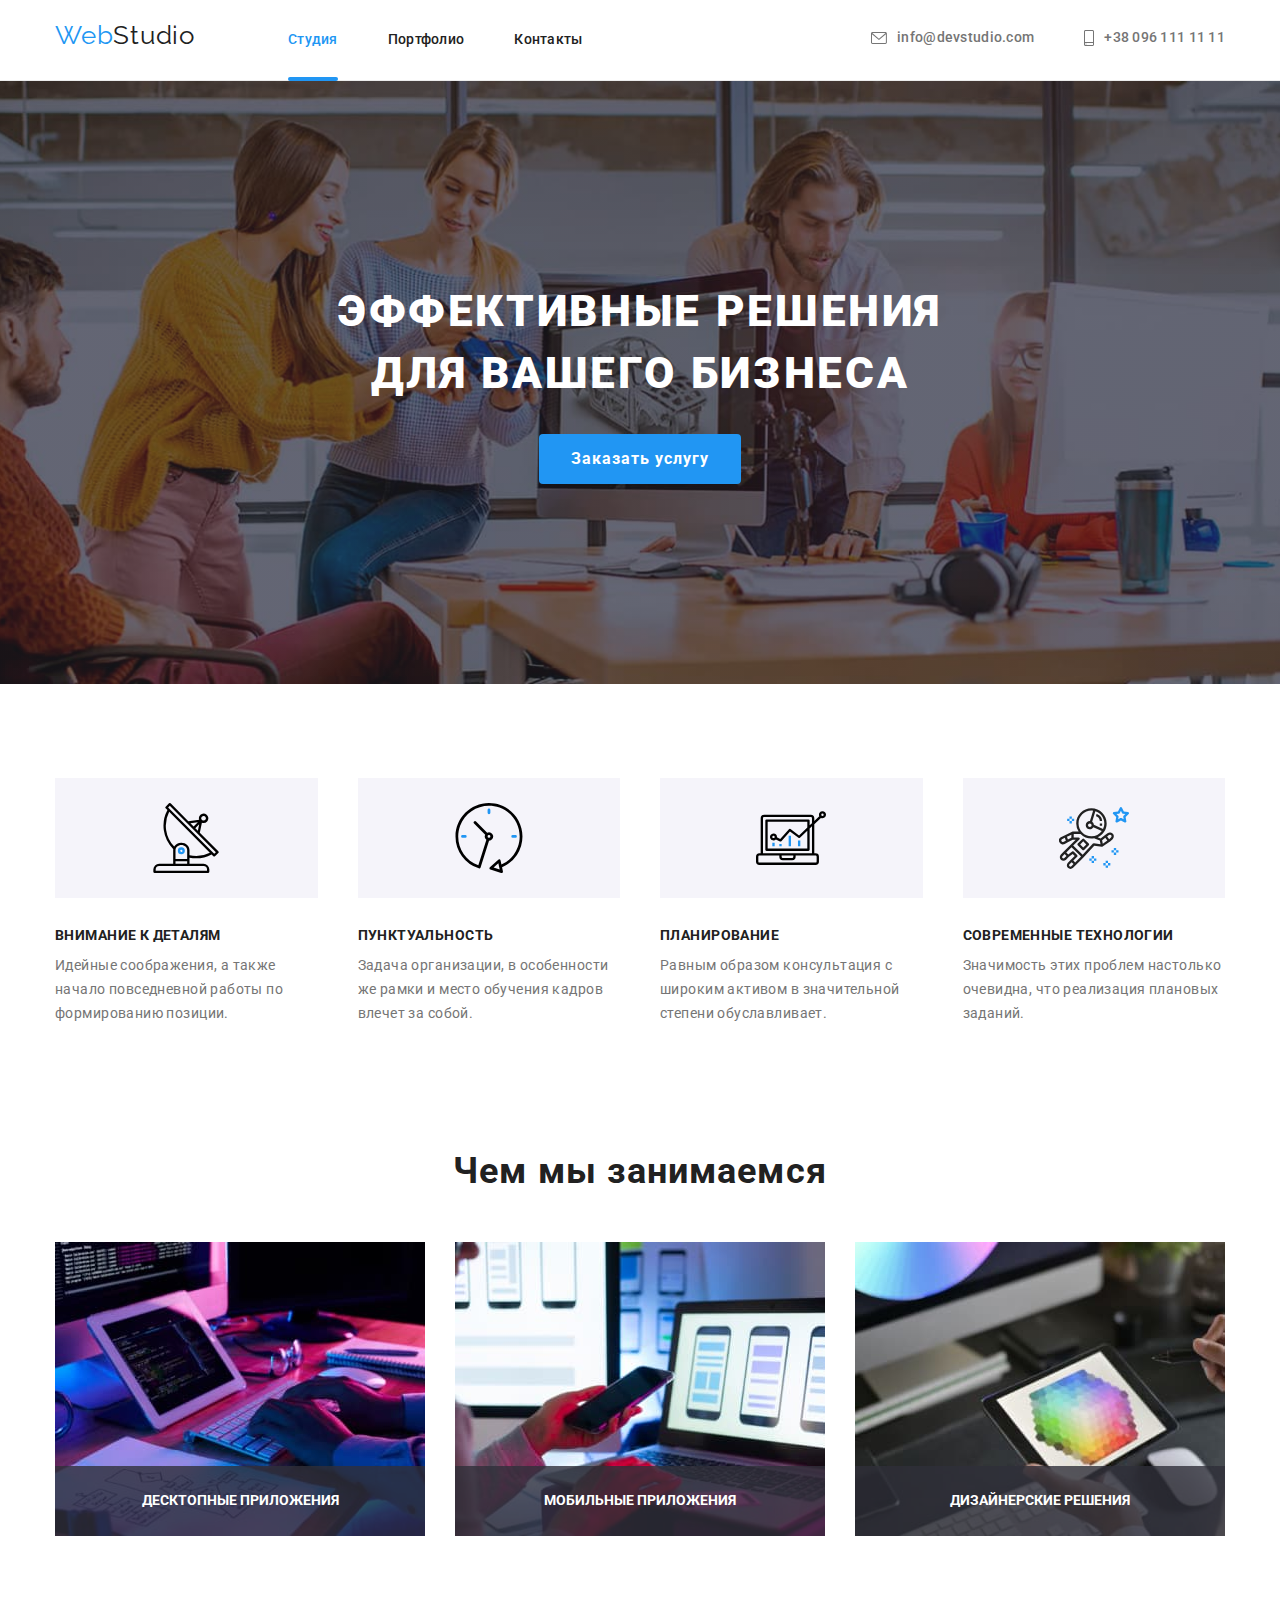
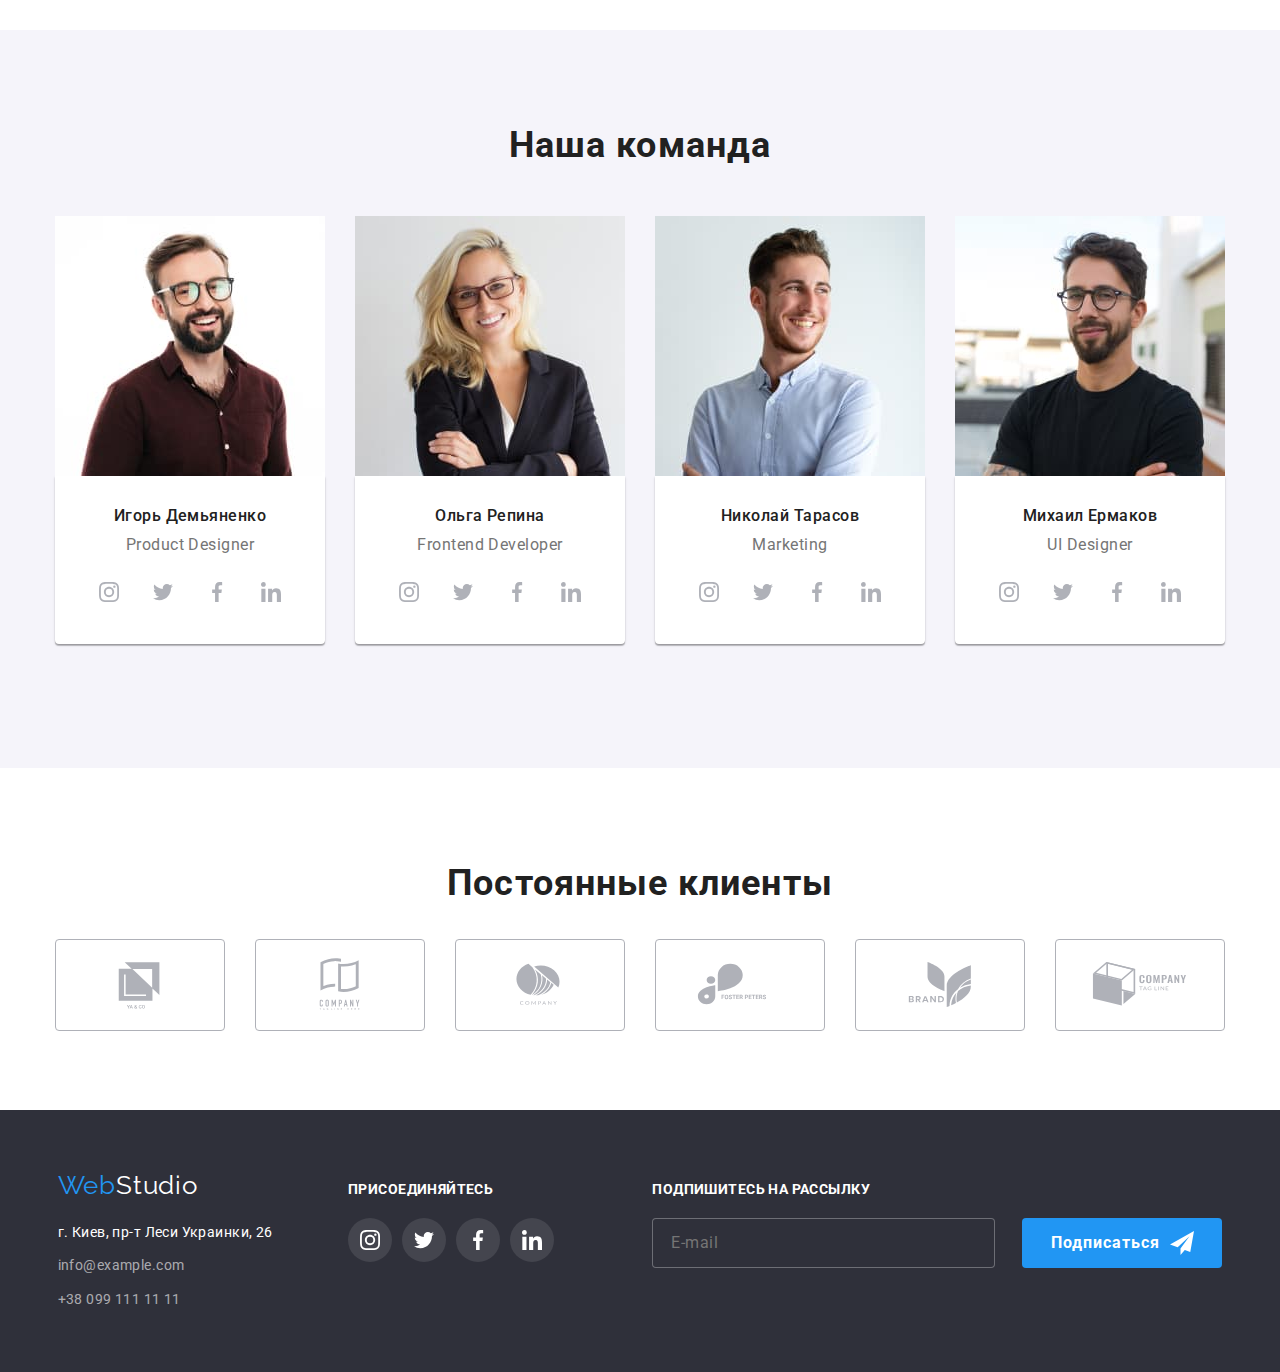
<file: index.html>
<!DOCTYPE html>
<html lang="ru">
<head>
    <meta charset="UTF-8">
    <meta http-equiv="X-UA-Compatible" content="IE=edge">
    <meta name="viewport" content="width=device-width, initial-scale=1.0">
    <title>Студия</title>
    <link href="https://fonts.googleapis.com/css2?family=Raleway:wght@700&family=Roboto:wght@400;500;700;900&display=swap"
        rel="stylesheet">
    <link rel="stylesheet" href="https://cdnjs.cloudflare.com/ajax/libs/modern-normalize/1.1.0/modern-normalize.min.css">
    <link rel="stylesheet" href="./css/main.min.css">
</head>

<body>
    <!-- Шапка -->
    <header>
        <div class="container main-nav">
            <nav class="main-nav__box">
                <a href="" lang="en" class="logo link">
                    <span class="logo__text">Web</span>Studio
                </a>

                <ul class="site-nav">
                    <li class="site-nav__item"><a href="./index.html" class="link site-nav__link site-nav__link--current">Студия</a></li>
                    <li class="site-nav__item"><a href="./portfolio.html" class="link site-nav__link">Портфолио</a></li>
                    <li class="site-nav__item"><a href="" class="link site-nav__link">Контакты</a></li>
                </ul>
<!-- Мобильное меню -->
                <button type="button" class="mobile-menu-button is-open" aria-expanded="false" aria-controls="mobile-menu" data-menu-button>
                    <svg width="40" height="40" aria-label="mobile menu close">
                        <use class="icon-cross" href="images/icons.svg#icon-close"></use>
                        <use class="icon-menu" href="images/icons.svg#icon-burger"></use>
                    </svg>
                   
                </button>
                
                <div class="mobile-menu" id="mobile-menu" data-menu>
                    <ul class="mobile-nav">
                        <li class="mobile-nav__item"><a href="./index.html" class="link mobile-nav__link mobile-nav__link--current">Студия</a></li>
                        <li class="mobile-nav__item"><a href="./portfolio.html" class="link mobile-nav__link">Портфолио</a></li>
                        <li class="mobile-nav__item"><a href="#" class="link mobile-nav__link">Контакты</a></li>
                    </ul>
<div class="mobile-communication">
                    <ul class="mobile-contacts">
                        <li class="mobile-contacts__link"><a href="tel:+380961111111" class="mobile-contacts__phone link">+38 096 111 11 11</a></li>
                        <li class="mobile-contacts__link"><a href="mailto:info@devstudio.com" lang="en" class="mobile-contacts__email link">info@devstudio.com</a></li>
                    </ul>

                    <ul class="mobile-networks">
                        <li class="mobile-networks__item"><a href="#" class="mobile-networks__link link" aria-label="instagram">Instagram</a></li>
                        <li class="mobile-networks__item"><a href="#" class="mobile-networks__link link" aria-label="twitter">Twitter</a></li>
                        <li class="mobile-networks__item"><a href="#" class="mobile-networks__link link" aria-label="facebook">Facebook</a></li>
                        <li class="mobile-networks__item"><a href="#" class="mobile-networks__link link" aria-label="linkedin">LinkedIn</a></li>
                    </ul>
                    </div>
                </div>
            </nav>
<!-- Контакты шапка -->
            <ul class="contacts">
                <li class="contacts__item">
                    <a href="mailto:info@devstudio.com" lang="en" class="link contacts__link">
                        <svg class="contacts__icon" width="16" height="12">
                            <use href="images/icons.svg#icon-envelope"></use>
                        </svg>
                        info@devstudio.com</a>
                </li>
                <li class="contacts__item">
                    <a href="tel:+380961111111" class="link contacts__link">
                        <svg class="contacts__icon" width="10" height="16">
                            <use href="./images/icons.svg#icon-smartphone"></use>
                        </svg>
                        +38 096 111 11 11</a>
                    </li>
            </ul>
        </div>
    </header>
    
<!-- Главное -->
<main>
    <!-- Герой -->
    <section class="hero">
        <div class="container">
            <h1 class="hero__title">ЭФФЕКТИВНЫЕ РЕШЕНИЯ <br> ДЛЯ ВАШЕГО БИЗНЕСА</h1>
            <button type="button" class="order-button" data-modal-open>Заказать услугу</button>
        </div>
    </section>

    <!-- Особенности -->
    <section class="advantages-section">
        <div class="container">
        <ul class="features">
            <li class="features__item">
                <div class="features__picture">
                    <svg width="70" height="70">
                        <use href="./images/icons.svg#icon-antenna"></use>
                    </svg>
                </div> 
                <h3 class="features__title">ВНИМАНИЕ К ДЕТАЛЯМ</h3> 
                <p class="features__description">Идейные соображения, а также начало повседневной работы по формированию позиции.</p>
            </li>

            <li class="features__item">
                <div class="features__picture"> 
                    <svg width="70" height="70">
                        <use href="./images/icons.svg#icon-clock"></use>
                    </svg>
                </div>
                <h3 class="features__title">ПУНКТУАЛЬНОСТЬ</h3> 
                <p class="features__description">Задача организации, в особенности же рамки и место обучения кадров влечет за собой.</p>
            
            </li>

            <li class="features__item"> 
                <div class="features__picture">
                    <svg width="70" height="70">
                        <use href="./images/icons.svg#icon-diagram"></use>
                    </svg>
                </div>
                <h3 class="features__title">ПЛАНИРОВАНИЕ</h3>
                <p class="features__description">Равным образом консультация с широким активом в значительной степени обуславливает.</p> 
            </li>

            <li class="features__item"> 
                <div class="features__picture">
                    <svg width="70" height="70">
                        <use href="./images/icons.svg#icon-astronaut"></use>
                    </svg>
                </div>
                <h3 class="features__title">СОВРЕМЕННЫЕ ТЕХНОЛОГИИ</h3> 
                <p class="features__description">Значимость этих проблем настолько очевидна, что реализация плановых заданий.</p>
            </li>
        </ul>
        </div>
    </section>

    <!-- Чем мы занимаемся -->
    <section class="services-section no-padding">
        <div class="container">
        <h2 class="section-title">Чем мы занимаемся</h2>

        <ul class="services">
            <li class="services__item">
                <div class="services__image-wrap">
                    <picture>
                        <source srcset="./images/img1.jpg 1x, ./images/img1@2x.jpg 2x">
                        <img src="./images/img1.jpg" alt="десктопные приложения" width="370" height="294">
                    </picture>
                    
                    <div class="services__image-description">Десктопные приложения</div>
                </div>
            </li>
            
            <li class="services__item">
                <div class="services__image-wrap">
                    <picture>
                        <source srcset="./images/img2.jpg 1x, ./images/img2@2x.jpg 2x">
                        <img src="./images/img2.jpg" alt="мобильные приложения" width="370" height="294">
                    </picture>
                    
                    <div class="services__image-description">Мобильные приложения</div>
                </div>
            </li>
            
            <li class="services__item">
                <div class="services__image-wrap">
                    <picture>
                        <source srcset="./images/img3.jpg 1x, ./images/img3@2x.jpg 2x">
                        <img src="./images/img3.jpg" alt="дизайн" width="370" height="294">   
                    </picture>
                    
                    <div class="services__image-description">Дизайнерские решения</div>
                </div>
            </li>
        
            </ul>
        </div>
    </section>

    <!-- Наша команда -->
    <section class="team-section">
        <div class="container">
        <h2 class="section-title">Наша команда</h2>

        <ul class="team-members">
            <li class="team-members__item">
                <picture>
                    <source media='(min-width: 1200px)' srcset="./images/img4.jpg 1x, ./images/img4@2x.jpg 2x">
                    <source media='(min-width: 768px)' srcset="./images/img4-tablet.jpg 1x, ./images/img4-tablet@2x.jpg 2x">
                    <source media='(min-width: 320px)' srcset="./images/img4-mobile.jpg 1x, ./images/img4-mobile@2x.jpg 2x">
                    <img src="./images/img4.jpg" alt="продакт дизайнер" width="270" height="260" class="team-members__photo">
                </picture>
                

                <div class="team-members__card">
                    <h3 class="team-members__title">Игорь Демьяненко</h3>
                    <p lang="en" class="team-members__position">Product Designer</p>
<!-- Соц сети продакт-->
               <ul class="social-networks">
                   <li class="social-networks__item">
                       <a href="#" class="social-networks__link instagram" aria-label="instagram">
                           <svg class="social-networks__icon" width="20" height="20">
                               <use href="./images/icons.svg#icon-instagram"></use>
                           </svg>
                       </a>
                    </li>

                   <li class="social-networks__item">
                       <a href="#" class="social-networks__link twitter" aria-label="twitter">
                        <svg class="social-networks__icon" width="20" height="20">
                            <use href="./images/icons.svg#icon-twitter"></use>
                        </svg>
                       </a>
                    </li>

                   <li class="social-networks__item">
                       <a href="#" class="social-networks__link facebook" aria-label="facebook">
                            <svg class="social-networks__icon" width="20" height="20">
                                <use href="./images/icons.svg#icon-facebook"></use>
                            </svg>
                       </a>
                    </li>
                   <li class="social-networks__item">
                       <a href="#" class="social-networks__link linkedin" aria-label="linkedin">
                            <svg class="social-networks__icon" width="20" height="20">
                                <use href="./images/icons.svg#icon-linkedin"></use>
                            </svg>
                       </a>
                    </li>
               </ul>
                </div>
            </li>

            <li class="team-members__item">
                <picture>
                    <source media='(min-width: 1200px)' srcset="./images/img5.jpg 1x, ./images/img5@2x.jpg 2x">
                    <source media='(min-width: 768px)' srcset="./images/img5-tablet.jpg 1x, ./images/img5-tablet@2x.jpg 2x">
                    <source media='(min-width: 320px)' srcset="./images/img5-mobile.jpg 1x, ./images/img5-mobile@2x.jpg 2x">
                    <img src="./images/img5.jpg" alt="фронтенд" width="270" height="260" class="team-members__photo">
                </picture>
                

                <div class="team-members__card">
                    <h3 class="team-members__title">Ольга Репина</h3>
                    <p lang="en" class="team-members__position">Frontend Developer</p>
<!-- Соц сети фронт -->
            <ul class="social-networks">
                <li class="social-networks__item">
                    <a href="#" class="social-networks__link instagram" aria-label="instagram">
                        <svg class="social-networks__icon" width="20" height="20">
                            <use href="./images/icons.svg#icon-instagram"></use>
                        </svg>
                    </a>
                </li>
            
                <li class="social-networks__item">
                    <a href="#" class="social-networks__link twitter" aria-label="twitter">
                        <svg class="social-networks__icon" width="20" height="20">
                            <use href="./images/icons.svg#icon-twitter"></use>
                        </svg>
                    </a>
                </li>
            
                <li class="social-networks__item">
                    <a href="#" class="social-networks__link facebook" aria-label="facebook">
                        <svg class="social-networks__icon" width="20" height="20">
                            <use href="./images/icons.svg#icon-facebook"></use>
                        </svg>
                    </a>
                </li>
                <li class="social-networks__item">
                    <a href="#" class="social-networks__link linkedin" aria-label="linkedin">
                        <svg class="social-networks__icon" width="20" height="20">
                            <use href="./images/icons.svg#icon-linkedin"></use>
                        </svg>
                    </a>
                </li>
            </ul>
                </div>
            </li>
  
            <li class="team-members__item">
                <picture>
                    <source media='(min-width: 1200px)' srcset="./images/img6.jpg 1x, ./images/img6@2x.jpg 2x">
                    <source media='(min-width: 768px)' srcset="./images/img6-tablet.jpg 1x, ./images/img6-tablet@2x.jpg 2x">
                    <source media='(min-width: 320px)' srcset="./images/img6-mobile.jpg 1x, ./images/img6-mobile@2x.jpg 2x">
                    <img src="./images/img6.jpg" alt="маркетинг" width="270" height="260" class="team-members__photo">   
                </picture>
                

                <div class="team-members__card">
                    <h3 class="team-members__title">Николай Тарасов</h3>
                    <p lang="en" class="team-members__position">Marketing</p>
                
<!-- Соц сети маркетинг -->
            <ul class="social-networks">
                <li class="social-networks__item">
                    <a href="#" class="social-networks__link instagram" aria-label="instagram">
                        <svg class="social-networks__icon" width="20" height="20">
                            <use href="./images/icons.svg#icon-instagram"></use>
                        </svg>
                    </a>
                </li>
            
                <li class="social-networks__item">
                    <a href="#" class="social-networks__link twitter" aria-label="twitter">
                        <svg class="social-networks__icon" width="20" height="20">
                            <use href="./images/icons.svg#icon-twitter"></use>
                        </svg>
                    </a>
                </li>
            
                <li class="social-networks__item">
                    <a href="#" class="social-networks__link facebook" aria-label="facebook">
                        <svg class="social-networks__icon" width="20" height="20">
                            <use href="./images/icons.svg#icon-facebook"></use>
                        </svg>
                    </a>
                </li>
                <li class="social-networks__item">
                    <a href="#" class="social-networks__link linkedin" aria-label="linkedin">
                        <svg class="social-networks__icon" width="20" height="20">
                            <use href="./images/icons.svg#icon-linkedin"></use>
                        </svg>
                    </a>
                </li>
            </ul>
                </div>
            </li>

            <li class="team-members__item">
                <picture>
                    <source media='(min-width: 1200px)' srcset="./images/img7.jpg 1x, ./images/img7@2x.jpg 2x">
                    <source media='(min-width: 768px)' srcset="./images/img7-tablet.jpg 1x, ./images/img7-tablet@2x.jpg 2x">
                    <source media='(min-width: 320px)' srcset="./images/img7-mobile.jpg 1x, ./images/img7-mobile@2x.jpg 2x">
                    <img src="./images/img7.jpg" alt="интерфейс дизайнер" width="270" height="260" class="team-members__photo">
                </picture>
                

                <div class="team-members__card">
                    <h3 class="team-members__title">Михаил Ермаков</h3>
                    <p lang="en" class="team-members__position">UI Designer</p>
                
<!-- Соц сети дизайнер -->
            <ul class="social-networks">
                <li class="social-networks__item">
                    <a href="#" class="social-networks__link instagram" aria-label="instagram">
                        <svg class="social-networks__icon" width="20" height="20">
                            <use href="./images/icons.svg#icon-instagram"></use>
                        </svg>
                    </a>
                </li>
            
                <li class="social-networks__item">
                    <a href="#" class="social-networks__link twitter" aria-label="twitter">
                        <svg class="social-networks__icon" width="20" height="20">
                            <use href="./images/icons.svg#icon-twitter"></use>
                        </svg>
                    </a>
                </li>
            
                <li class="social-networks__item">
                    <a href="#" class="social-networks__link facebook" aria-label="facebook">
                        <svg class="social-networks__icon" width="20" height="20">
                            <use href="./images/icons.svg#icon-facebook"></use>
                        </svg>
                    </a>
                </li>
                <li class="social-networks__item">
                    <a href="#" class="social-networks__link linkedin" aria-label="linkedin">
                        <svg class="social-networks__icon" width="20" height="20">
                            <use href="./images/icons.svg#icon-linkedin"></use>
                        </svg>
                    </a>
                </li>
            </ul>
                </div>
            </li>
        </ul>
        </div>
    </section>

<!-- Клиенты -->

    <section class="clients-section">
        <div class="container">
            <h2 class="section-title">Постоянные клиенты</h2>

            <ul class="clients">
                <li class="clients__list">
                    <a href="#" class="clients__link">
                        <svg width="106" height="60">
                            <use href="./images/icons.svg#icon-client1"></use>
                        </svg>
                    </a>
                </li>
                <li class="clients__list">
                    <a href="#" class="clients__link">
                        <svg width="106" height="60">
                            <use href="./images/icons.svg#icon-client2"></use>
                        </svg>
                    </a>
                </li>
                <li class="clients__list">
                    <a href="#" class="clients__link">
                        <svg width="106" height="60">
                            <use href="./images/icons.svg#icon-client3"></use>
                        </svg>
                    </a>
                </li>
                <li class="clients__list">
                    <a href="#" class="clients__link">
                        <svg width="106" height="60">
                            <use href="./images/icons.svg#icon-client4"></use>
                        </svg>
                    </a>
                </li>
                <li class="clients__list">
                    <a href="#" class="clients__link">
                        <svg width="106" height="60">
                            <use href="./images/icons.svg#icon-client5"></use>
                        </svg>
                    </a>
                </li>
                <li class="clients__list">
                    <a href="#" class="clients__link">
                        <svg width="106" height="60">
                            <use href="./images/icons.svg#icon-client6"></use>
                        </svg>
                    </a>
                </li>
            </ul>
        </div>
    </section>
    </main>

    <!-- Подвал -->
    <footer>
        <div class="container">
        <div class="studio-contacts">
        <a href="./index.html" lang="en" class="logo link">
            <span class="logo__text">Web</span>Studio
        </a>

        <address class="studio-address">
            г. Киев, пр-т Леси Украинки, 26
            <ul class="contacts studio-address__contacts">
                <li class="contacts__item"><a href="mailto:info@example.com" lang="en" class="link contacts__link">info@example.com</a></li>
                <li class="contacts__item"><a href="tel:+380991111111" class="link contacts__link">+38 099 111 11 11</a></li>
            </ul>
        </address>
        </div>

        <div class="company-networks">
            <h2 class="company-networks__title">Присоединяйтесь</h2>
            <ul class="social-networks">
                <li class="social-networks__item">
                    <a href="#" class="social-networks__link network-link">
                        <svg class="social-networks__icon network-icon" width="20" height="20">
                            <use href="./images/icons.svg#icon-instagram"></use>
                        </svg>
                    </a>
                </li>
                <li class="social-networks__item">
                    <a href="#" class="social-networks__link network-link">
                        <svg class="social-networks__icon network-icon " width="20" height="20">
                            <use href="./images/icons.svg#icon-twitter"></use>
                        </svg>
                    </a>
                </li>
                <li class="social-networks__item">
                    <a href="#" class="social-networks__link network-link">
                        <svg class="social-networks__icon network-icon" width="20" height="20">
                            <use href="./images/icons.svg#icon-facebook"></use>
                        </svg>
                    </a>
                </li>
                <li class="social-networks__item">
                    <a href="#" class="social-networks__link network-link">
                        <svg class="social-networks__icon network-icon" width="20" height="20">
                            <use href="./images/icons.svg#icon-linkedin"></use>
                        </svg>
                    </a>
                </li>
            </ul>
        </div>

        <form class="subscribe">
            <label class="subscribe__box">Подпишитесь на рассылку
            <input type="email" name="email" class="subscribe__email" placeholder="E-mail">
            </label>
                <button type="submit" class="subscribe__button">Подписаться
                    <svg width="24" height="24" class="subscribe__icon">
                        <use href="./images/icons.svg#icon-send"></use>
                    </svg>
                </button>
                
        </form>

        </div>
    </footer>
   
<!-- Модальное окно -->
<div class="backdrop is-hidden" data-modal>
    <div class="modal">
        <button type="button" class="close-button modal__close-button" data-modal-close>
            <svg width="18" height="18">
                <use href="./images/icons.svg#icon-close"></use>
            </svg>
        </button>
    
        <p class="modal__headline">Оставьте свои данные, мы вам перезвоним</p>
    <form class="modal__form">
        <label class="modal__input-box">
            Имя
            <input type="text" name="user-name" class="modal__input">
            <svg class="modal__input-icon" width="18" height="18">
                <use href="./images/icons.svg#icon-person"></use>
            </svg>
        </label>

        <label class="modal__input-box">
            Телефон
            <input type="tel" name="phone-number" class="modal__input">
            <svg class="modal__input-icon" width="18" height="18">
                <use href="./images/icons.svg#icon-phone"></use>
            </svg>
        </label>

        <label class="modal__input-box">
            Почта
            <input type="email" name="email" class="modal__input">
            <svg class="modal__input-icon" width="18" height="18">
                <use href="./images/icons.svg#icon-email-black"></use>
            </svg>
        </label>

        <label class="modal__comment-box">
            Комментарий
            <textarea name="user-message" class="modal__form-message" placeholder="Введите текст"></textarea>
        </label>

        <label class="modal__policy-box">
            <input type="checkbox" name="policy-check" class="modal__policy-checkbox">
            <span class="modal__check-icon"></span>
            Соглашаюсь с рассылкой и принимаю &nbsp;
                <a href="#">Условия договора</a>
            </label>

        <button type="submit" class="modal__submit-btn">Отправить</button>
    </form>

    </div>
</div>
<script src="./js/modal.js"></script>
<script src="./js/menu.js"></script>
</body>
</html>
</file>
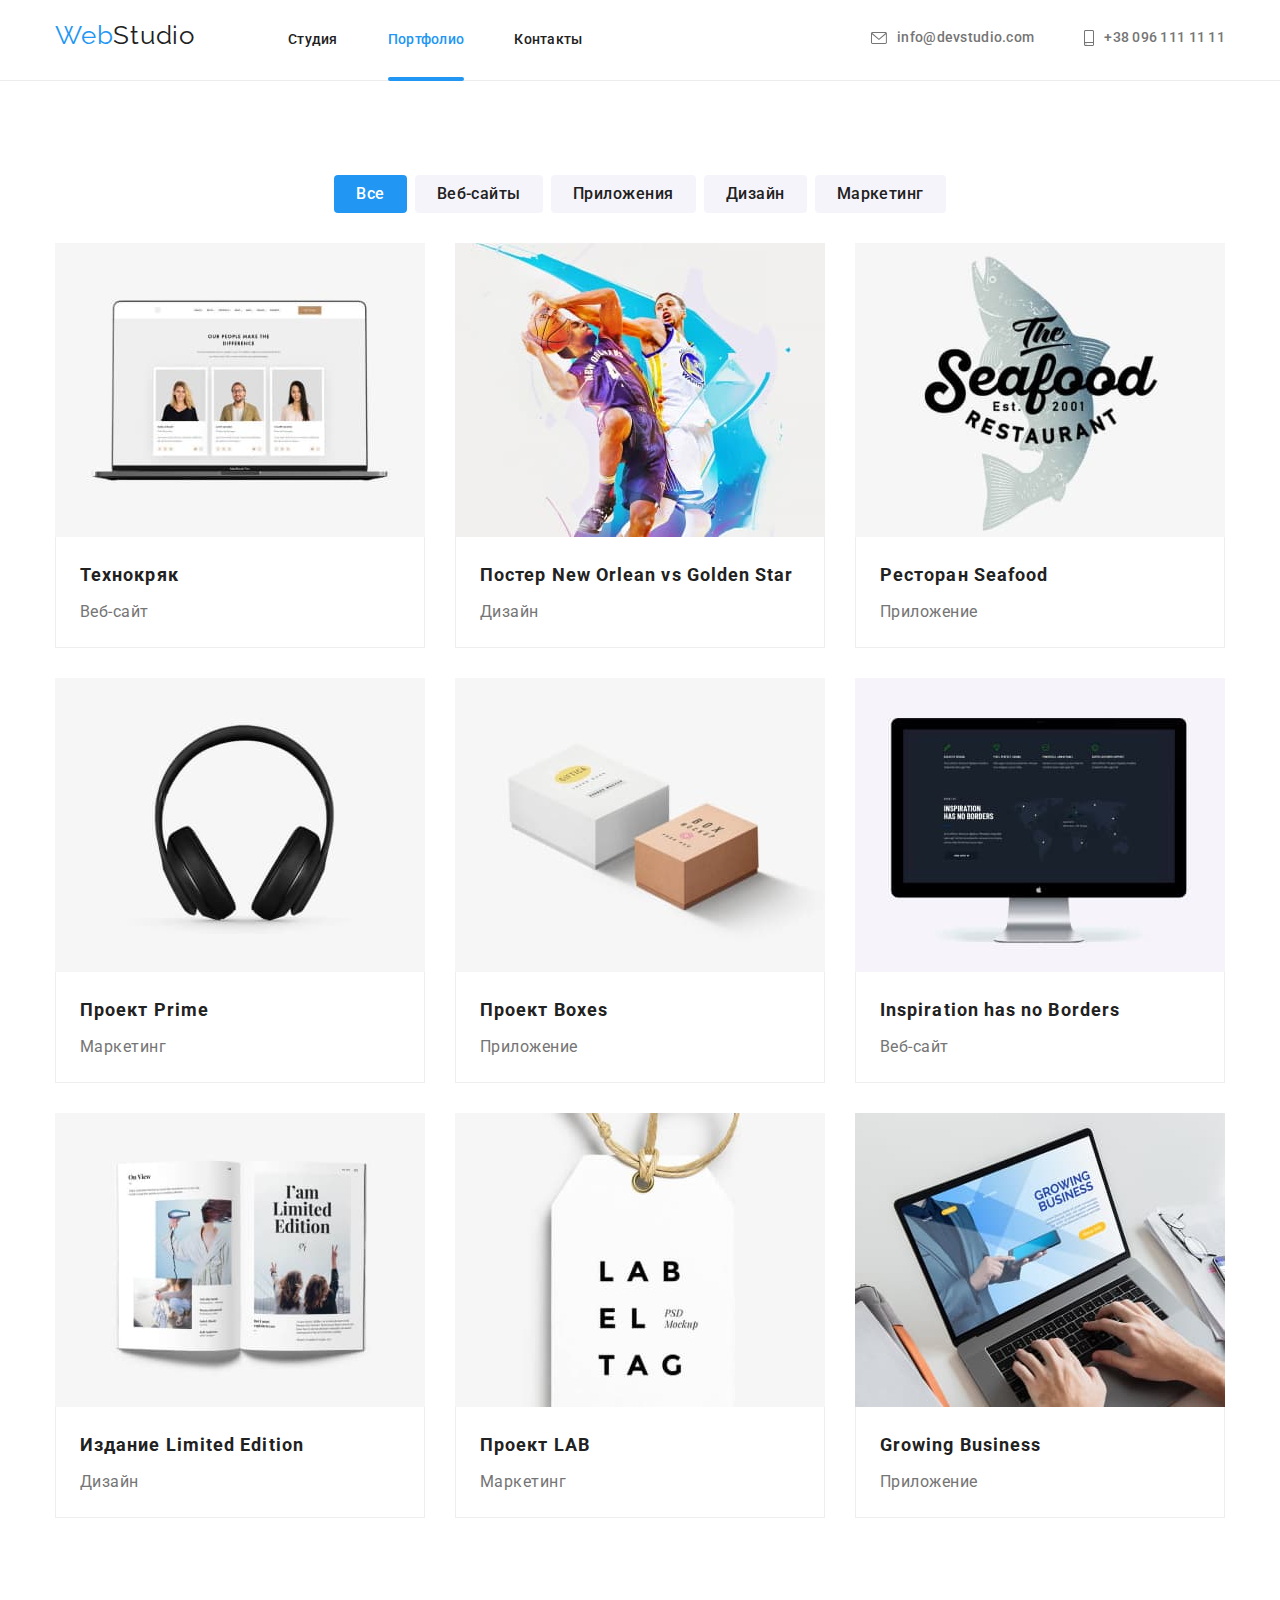
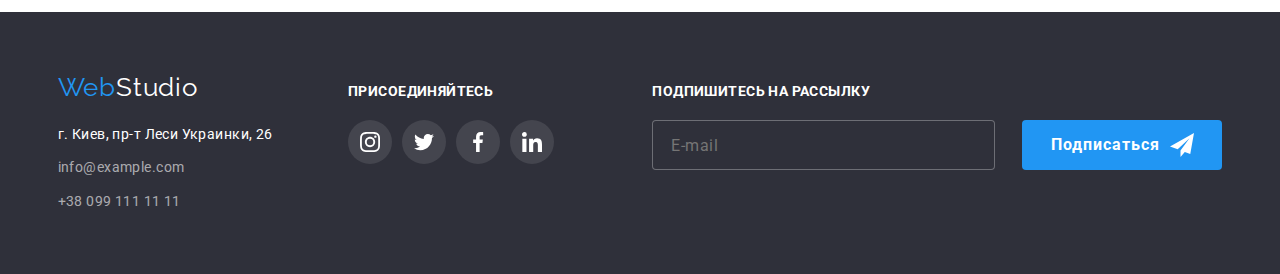
<file: portfolio.html>
<!DOCTYPE html>
<html lang="ru">
<head>
    <meta charset="UTF-8">
    <meta http-equiv="X-UA-Compatible" content="IE=edge">
    <meta name="viewport" content="width=device-width, initial-scale=1.0">
    <title>Портфолио</title>
    <link href="https://fonts.googleapis.com/css2?family=Raleway:wght@700&family=Roboto:wght@400;500;700;900&display=swap"
        rel="stylesheet">
    <link rel="stylesheet" href="https://cdnjs.cloudflare.com/ajax/libs/modern-normalize/1.1.0/modern-normalize.min.css">
    <link rel="stylesheet" href="./css/main.min.css">
</head>

<body>   
<!-- Шапка -->
    <header>
        <div class="container main-nav">
        <nav class="main-nav__box">
            <a href="" lang="en" class="logo link">
                <span class="logo__text">Web</span>Studio
            </a>
    
            <ul class="site-nav">
                <li class="site-nav__item"><a href="./index.html" class="link site-nav__link">Студия</a></li>
                <li class="site-nav__item"><a href="./portfolio.html" class="link site-nav__link site-nav__link--current">Портфолио</a></li>
                <li class="site-nav__item"><a href="" class="link site-nav__link">Контакты</a></li>
            </ul>
<!-- Мобильное меню -->
<button type="button" class="mobile-menu-button is-open" aria-expanded="false" aria-controls="mobile-menu"
    data-menu-button>
    <svg width="40" height="40" aria-label="mobile menu">
        <use class="icon-cross" href="images/icons.svg#icon-close"></use>
        <use class="icon-menu" href="images/icons.svg#icon-burger"></use>
    </svg>
</button>

<div class="mobile-menu" id="mobile-menu" data-menu>
    <ul class="mobile-nav">
        <li class="mobile-nav__item"><a href="./index.html" class="link mobile-nav__link">Студия</a></li>
        <li class="mobile-nav__item"><a href="./portfolio.html" class="link mobile-nav__link--current">Портфолио</a></li>
        <li class="mobile-nav__item"><a href="#" class="link mobile-nav__link">Контакты</a></li>
    </ul>
    <div class="mobile-communication">
        <ul class="mobile-contacts">
            <li class="mobile-contacts__link"><a href="tel:+380961111111" class="mobile-contacts__phone link">+38 096
                    111 11 11</a></li>
            <li class="mobile-contacts__link"><a href="mailto:info@devstudio.com" lang="en"
                    class="mobile-contacts__email link">info@devstudio.com</a></li>
        </ul>

        <ul class="mobile-networks">
            <li class="mobile-networks__item"><a href="#" class="mobile-networks__link link"
                    aria-label="instagram">Instagram</a></li>
            <li class="mobile-networks__item"><a href="#" class="mobile-networks__link link"
                    aria-label="twitter">Twitter</a></li>
            <li class="mobile-networks__item"><a href="#" class="mobile-networks__link link"
                    aria-label="facebook">Facebook</a></li>
            <li class="mobile-networks__item"><a href="#" class="mobile-networks__link link"
                    aria-label="linkedin">LinkedIn</a></li>
        </ul>
    </div>
</div>
        </nav>
<!-- Контакты шапка -->
        <ul class="contacts">
            <li class="contacts__item">
                <a href="mailto:info@devstudio.com" lang="en" class="link contacts__link">
                    <svg class="contacts__icon" width="16" height="12">
                        <use href="images/icons.svg#icon-envelope"></use>
                    </svg>
                    info@devstudio.com</a>
                </li>
            <li class="contacts__item">
                <a href="tel:+380961111111" class="link contacts__link">
                    <svg class="contacts__icon" width="10" height="16">
                        <use href="./images/icons.svg#icon-smartphone"></use>
                    </svg>
                    +38 096 111 11 11</a>
                </li>
        </ul>
        </div>
    </header>

<!-- Портфолио -->
<main>

    <section class="portfolio-section">
<!-- Фильтры -->
    <div class="container">
    <ul class="filter">
        <li class="filter__item"><button type="button" class="filter__button filter__button--current">Все</button></li>
        <li class="filter__item"><button type="button" class="filter__button">Веб-сайты</button></li>
        <li class="filter__item"><button type="button" class="filter__button">Приложения</button></li>
        <li class="filter__item"><button type="button" class="filter__button">Дизайн</button></li>
        <li class="filter__item"><button type="button" class="filter__button">Маркетинг</button></li>
    </ul>
    
<!-- Проекты -->
<ul class="projects">
    <li class="projects__item">
        <a href="#" class="link projects__link">

            <div class="projects__thumb">

                <picture>
                    <source media='(min-width: 1200px)' srcset="./images/technokrak.jpg 1x, ./images/technokrak@2x.jpg 2x">
                    <source media='(min-width: 768px)' srcset="./images/technokrak-tablet.jpg 1x, ./images/technokrak-tablet@2x.jpg 2x">
                    <source media='(min-width: 320px)' srcset="./images/technokrak-mobile.jpg 1x, ./images/technokrak-mobile@2x.jpg 2x">
                    <img src="./images/technokrak.jpg" alt="технокряк" width="370" height="294" class="projects__picture">
                </picture>
                
                <div class="projects__thumb-info">Технокряк это современная площадка распространения коронавируса. Компании
                    используют эту платформу для цифрового
                    шпионажа и атак на защищённые сервера конкурентов.
                </div>
            </div>

            <div class="projects__information">
                <h2 class="projects__name">Технокряк</h2>
                <p class="projects__type">Веб-сайт</p>
            </div>
        </a>
    </li>

    <li class="projects__item">
        <a href="#" class="link projects__link">

            <div class="projects__thumb">

                <picture>
                    <source media='(min-width: 1200px)' srcset="./images/neworlean.jpg 1x, ./images/neworlean@2x.jpg 2x">
                    <source media='(min-width: 768px)' srcset="./images/neworlean-tablet.jpg 1x, ./images/neworlean-tablet@2x.jpg 2x">
                    <source media='(min-width: 320px)' srcset="./images/neworlean-mobile.jpg 1x, ./images/neworlean-mobile@2x.jpg 2x">
                    <img src="./images/neworlean.jpg" alt="постер орлеан" width="370" height="294" class="projects__picture">
                </picture>
                
                <div class="projects__thumb-info">Постер New Orlean vs Golden Star</div>
            </div>

            <div class="projects__information">
                <h2 class="projects__name">Постер New Orlean vs Golden Star</h2>
                <p class="projects__type">Дизайн</p>
            </div>
        </a>
    </li>

    <li class="projects__item">
        <a href="#" class="link projects__link">

            <div class="projects__thumb">
                <picture>
                    <source media='(min-width: 1200px)' srcset="./images/seafood.jpg 1x, ./images/seafood@2x.jpg 2x">
                    <source media='(min-width: 768px)' srcset="./images/seafood-tablet.jpg 1x, ./images/seafood-tablet@2x.jpg 2x">
                    <source media='(min-width: 320px)' srcset="./images/seafood-mobile.jpg 1x, ./images/seafood-mobile@2x.jpg 2x">
                    <img src="./images/seafood.jpg" alt="ресторан сифуд" width="370" height="294" class="projects__picture">
                </picture>
                
                <div class="projects__thumb-info">Ресторан Seafood</div>
            </div>

            <div class="projects__information">
                <h2 class="projects__name">Ресторан Seafood</h2>
                <p class="projects__type">Приложение</p>
            </div>
        </a>
    </li>

    <li class="projects__item">
        <a href="#" class="link projects__link">

            <div class="projects__thumb">
                <picture>
                    <source media='(min-width: 1200px)' srcset="./images/prime.jpg 1x, ./images/prime@2x.jpg 2x">
                    <source media='(min-width: 768px)' srcset="./images/prime-tablet.jpg 1x, ./images/prime-tablet@2x.jpg 2x">
                    <source media='(min-width: 320px)' srcset="./images/prime-mobile.jpg 1x, ./images/prime-mobile@2x.jpg 2x">
                    <img src="./images/prime.jpg" alt="наушники" width="370" height="294" class="projects__picture">
                </picture>
                
                <div class="projects__thumb-info">Проект Prime</div>
            </div>

            <div class="projects__information">
                <h2 class="projects__name">Проект Prime</h2>
                <p class="projects__type">Маркетинг</p>
            </div>
        </a>
    </li>

    <li class="projects__item">
        <a href="#" class="link projects__link">

            <div class="projects__thumb">
                <picture>
                    <source media='(min-width: 1200px)' srcset="./images/boxes.jpg 1x, ./images/boxes@2x.jpg 2x">
                    <source media='(min-width: 768px)' srcset="./images/boxes-tablet.jpg 1x, ./images/boxes-tablet@2x.jpg 2x">
                    <source media='(min-width: 320px)' srcset="./images/boxes-mobile.jpg 1x, ./images/boxes-mobile@2x.jpg 2x">
                    <img src="./images/boxes.jpg" alt="коробки" width="370" height="294" class="projects__picture">
                </picture>
                
                <div class="projects__thumb-info">Проект Boxes</div>
            </div>

            <div class="projects__information">
                <h2 class="projects__name">Проект Boxes</h2>
                <p class="projects__type">Приложение</p>
            </div>
        </a>
    </li>

    <li class="projects__item">
        <a href="#" class="link projects__link">

            <div class="projects__thumb">
                <picture>
                    <source media='(min-width: 1200px)' srcset="./images/inspiration.jpg 1x, ./images/inspiration@2x.jpg 2x">
                    <source media='(min-width: 768px)' srcset="./images/inspiration-tablet.jpg 1x, ./images/inspiration-tablet@2x.jpg 2x">
                    <source media='(min-width: 320px)' srcset="./images/inspiration-mobile.jpg 1x, ./images/inspiration-mobile@2x.jpg 2x">
                    <img src="./images/inspiration.jpg" alt="инспирейшн сайт" width="370" height="294" class="projects__picture">
                </picture>
                
                <div class="projects__thumb-info">Inspiration has no Borders</div>
            </div>

            <div class="projects__information">
                <h2 class="projects__name" lang="en">Inspiration has no Borders</h2>
                <p class="projects__type">Веб-сайт</p>
            </div>
        </a>
    </li>

    <li class="projects__item">
        <a href="#" class="link projects__link">

            <div class="projects__thumb">
                <picture>
                    <source media='(min-width: 1200px)' srcset="./images/limiteded.jpg 1x, ./images/limiteded@2x.jpg 2x">
                    <source media='(min-width: 768px)' srcset="./images/limiteded-tablet.jpg 1x, ./images/limiteded-tablet@2x.jpg 2x">
                    <source media='(min-width: 320px)' srcset="./images/limiteded-mobile.jpg 1x, ./images/limiteded-mobile@2x.jpg 2x">
                    <img src="./images/limiteded.jpg" alt="книга" width="370" height="294" class="projects__picture">
                </picture>
                
                <div class="projects__thumb-info">Издание Limited Edition</div>
            </div>

            <div class="projects__information">
                <h2 class="projects__name">Издание Limited Edition</h2>
                <p class="projects__type">Дизайн</p>
            </div>
        </a>
    </li>

    <li class="projects__item">
        <a href="#" class="link projects__link">

            <div class="projects__thumb">
                <picture>
                    <source media='(min-width: 1200px)' srcset="./images/lab.jpg 1x, ./images/lab@2x.jpg 2x">
                    <source media='(min-width: 768px)' srcset="./images/lab-tablet.jpg 1x, ./images/lab-tablet@2x.jpg 2x">
                    <source media='(min-width: 320px)' srcset="./images/lab-mobile.jpg 1x, ./images/lab-mobile@2x.jpg 2x">
                    <img src="./images/lab.jpg" alt="лаб проект" width="370" height="294" class="projects__picture">
                </picture>
                
                <div class="projects__thumb-info">Проект LAB</div>
            </div>

            <div class="projects__information">
                <h2 class="projects__name">Проект LAB</h2>
                <p class="projects__type">Маркетинг</p>
            </div>
        </a>
    </li>

    <li class="projects__item">
        <a href="#" class="link projects__link">

            <div class="projects__thumb">
                <picture>
                    <source media='(min-width: 1200px)' srcset="./images/business.jpg 1x, ./images/business@2x.jpg 2x">
                    <source media='(min-width: 768px)' srcset="./images/business-tablet.jpg 1x, ./images/business-tablet@2x.jpg 2x">
                    <source media='(min-width: 320px)' srcset="./images/business-mobile.jpg 1x, ./images/business-mobile@2x.jpg 2x">
                    <img src="./images/business.jpg" alt="бизнес приложение" width="370" height="294" class="projects__picture">
                </picture>
                
                <div class="projects__thumb-info">Growing Business</div>
            </div>

            <div class="projects__information">
                <h2 class="projects__name" lang="en">Growing Business</h2>
                <p class="projects__type">Приложение</p>
            </div>
        </a>
    </li>
</ul>
</div>

</section>

</main>

<!-- Подвал -->
    <footer>
        <div class="container">
            <div class="studio-contacts">
        <a href="./index.html" lang="en" class="logo link">
            <span class="logo__text">Web</span>Studio
        </a>
    
        <address class="studio-address">
            г. Киев, пр-т Леси Украинки, 26
            <ul class="contacts studio-address__contacts">
                <li class="contacts__item"><a href="mailto:info@example.com" lang="en" class="link contacts__link">info@example.com</a></li>
                <li class="contacts__item"><a href="tel:+380991111111" class="link contacts__link">+38 099 111 11 11</a></li>
            </ul>
        </address>
        </div>

                <div class="company-networks">
                    <h2 class="company-networks__title">Присоединяйтесь</h2>
                    <ul class="social-networks">
                        <li class="social-networks__item">
                            <a href="#" class="social-networks__link network-link">
                                <svg class="social-networks__icon network-icon" width="20" height="20">
                                    <use href="./images/icons.svg#icon-instagram"></use>
                                </svg>
                            </a>
                        </li>
                        <li class="social-networks__item">
                            <a href="#" class="social-networks__link network-link">
                                <svg class="social-networks__icon network-icon" width="20" height="20">
                                    <use href="./images/icons.svg#icon-twitter"></use>
                                </svg>
                            </a>
                        </li>
                        <li class="social-networks__item">
                            <a href="#" class="social-networks__link network-link">
                                <svg class="social-networks__icon network-icon" width="20" height="20">
                                    <use href="./images/icons.svg#icon-facebook"></use>
                                </svg>
                            </a>
                        </li>
                        <li class="social-networks__item">
                            <a href="#" class="social-networks__link network-link">
                                <svg class="social-networks__icon network-icon" width="20" height="20">
                                    <use href="./images/icons.svg#icon-linkedin"></use>
                                </svg>
                            </a>
                        </li>
                    </ul>
                </div>
                
        <form class="subscribe">
            <label class="subscribe__box">Подпишитесь на рассылку
            <input type="email" name="email" class="subscribe__email" placeholder="E-mail">
            </label>
                <button type="submit" class="subscribe__button">Подписаться
                    <svg width="24" height="24" class="subscribe__icon">
                        <use href="./images/icons.svg#icon-send"></use>
                    </svg>
                </button>
                
        </form>
            </div>
    </footer>
    <script src="./js/menu.js"></script>
</body>
</file>
<file: css/main.min.css>
:root{--primary-text-color: #212121;--secondary-text-color: #757575;--third-text-color: #ffffff;--fourth-text-color: rgba(255, 255, 255, 0.6);--icons-color: #afb1b8;--accent-color: #2196f3;--primary-background-color: #ffffff;--secondary-background-color: #2f303a;--third-background-color: #f5f4fa;--order-button-background-color: #188ce8;--hero-background-color: #c4c4c4;--portfolio-btn-color: #f5f4fa;--header-line-color: #ececec;--project-card-outline: #eeeeee;--project-thumb-bgcolor: rgba(33, 150, 243, 0.9);--works-img-bgcolor: rgba(47, 48, 58, 0.8);--modal-bgcolor: rgba(0, 0, 0, 0.2);--card-set-gap: 30px;--card-shadow: 0px 1px 3px rgba(0, 0, 0, 0.12), 0px 1px 1px rgba(0, 0, 0, 0.14),
    0px 2px 1px rgba(0, 0, 0, 0.2);--filter-button-shadow: 0px 3px 1px rgba(0, 0, 0, 0.1), 0px 1px 2px rgba(0, 0, 0, 0.08),
    0px 2px 2px rgba(0, 0, 0, 0.12);--projects-cards-shadow: 0px 1px 1px rgba(0, 0, 0, 0.12), 0px 4px 4px rgba(0, 0, 0, 0.06),
    1px 4px 6px rgba(0, 0, 0, 0.16);--body-font-family: Roboto, sans-serif;--logo-font-family: Raleway, sans-serif}*,::before,::after{-webkit-box-sizing:border-box;box-sizing:border-box}body{color:var(--primary-text-color);background-color:var(--primary-background-color);font-family:var(--body-font-family)}.container{margin-left:auto;margin-right:auto;padding-left:15px;padding-right:15px}@media screen and (min-width: 320px){.container{width:auto}}@media screen and (min-width: 480px){.container{width:480px}}@media screen and (min-width: 768px){.container{width:768px}}@media screen and (min-width: 1200px){.container{width:1200px}}ul{list-style:none;padding:0}.link{text-decoration:none}h1,h2,h3,h4,h5,h6,p,ul{margin:0}img{display:block;max-width:100%;height:auto}header{border-bottom:1px solid var(--header-line-color)}header .container.main-nav,header .main-nav__box{display:-webkit-box;display:-webkit-flex;display:-ms-flexbox;display:flex}@media screen and (min-width: 768px){header .container.main-nav,header .main-nav__box{-webkit-box-align:center;-webkit-align-items:center;-ms-flex-align:center;align-items:center;-webkit-box-pack:justify;-webkit-justify-content:space-between;-ms-flex-pack:justify;justify-content:space-between}}@media screen and (min-width: 1200px){header .container.main-nav,header .main-nav__box{-webkit-box-align:baseline;-webkit-align-items:baseline;-ms-flex-align:baseline;align-items:baseline}}header .container.main-nav .container.main-nav,header .main-nav__box .container.main-nav{position:relative}.logo{color:var(--primary-text-color);font-family:var(--logo-font-family);line-height:1.19;letter-spacing:0.03em}.logo__text{color:var(--accent-color)}@media screen and (max-width: 767px){.logo{font-size:24px;margin-top:16px;margin-bottom:16px}}@media screen and (min-width: 768px){.logo{font-size:24px;margin-right:88px}}@media screen and (min-width: 1200px){.logo{margin-right:93px;font-size:26px}}.site-nav{display:-webkit-box;display:-webkit-flex;display:-ms-flexbox;display:flex;-webkit-flex-wrap:wrap;-ms-flex-wrap:wrap;flex-wrap:wrap}@media screen and (max-width: 767px){.site-nav{display:none}}@media screen and (min-width: 768px){.site-nav{-webkit-box-orient:horizontal;-webkit-box-direction:normal;-webkit-flex-direction:row;-ms-flex-direction:row;flex-direction:row;display:-webkit-box;display:-webkit-flex;display:-ms-flexbox;display:flex;-webkit-flex-wrap:wrap;-ms-flex-wrap:wrap;flex-wrap:wrap;-webkit-box-pack:justify;-webkit-justify-content:space-between;-ms-flex-pack:justify;justify-content:space-between}}.site-nav__item+.site-nav__item{margin-left:50px}.site-nav__link{position:relative;display:block;padding-top:32px;padding-bottom:32px;color:var(--primary-text-color);font-weight:500;font-size:14px;line-height:1.14;letter-spacing:0.02em;cursor:pointer;-webkit-transition:color 250ms cubic-bezier(0.4, 0, 0.2, 1);-o-transition:color 250ms cubic-bezier(0.4, 0, 0.2, 1);transition:color 250ms cubic-bezier(0.4, 0, 0.2, 1)}.site-nav__link:hover,.site-nav__link:focus{color:var(--accent-color)}.site-nav__link--current{color:var(--accent-color)}.site-nav__link--current::after{content:'';position:absolute;left:0;bottom:-1px;display:block;width:100%;height:4px;-webkit-border-radius:2px;border-radius:2px;background-color:var(--accent-color)}@media screen and (max-width: 767px){.contacts{display:none}}@media screen and (min-width: 768px){.contacts{display:-webkit-box;display:-webkit-flex;display:-ms-flexbox;display:flex;-webkit-box-orient:vertical;-webkit-box-direction:normal;-webkit-flex-direction:column;-ms-flex-direction:column;flex-direction:column;font-size:12px;line-height:1.16;letter-spacing:0.02em}.contacts__item:not(:last-child){margin-bottom:10px}}@media screen and (min-width: 1200px){.contacts{-webkit-box-orient:horizontal;-webkit-box-direction:normal;-webkit-flex-direction:row;-ms-flex-direction:row;flex-direction:row;margin-left:auto;font-weight:500;font-size:14px;line-height:1.14;letter-spacing:0.02em}}.contacts__item+.contacts__item{margin-left:50px}@media screen and (min-width: 768px) and (max-width: 1199px){.contacts__item+.contacts__item{margin-left:0}}.contacts__link{display:-webkit-box;display:-webkit-flex;display:-ms-flexbox;display:flex;-webkit-box-align:center;-webkit-align-items:center;-ms-flex-align:center;align-items:center;color:var(--secondary-text-color);-webkit-transition:color 250ms cubic-bezier(0.4, 0, 0.2, 1);-o-transition:color 250ms cubic-bezier(0.4, 0, 0.2, 1);transition:color 250ms cubic-bezier(0.4, 0, 0.2, 1)}.contacts__link:hover{color:var(--accent-color)}.contacts__icon{fill:var(--secondary-text-color);margin-right:10px;-webkit-transition:fill 250ms cubic-bezier(0.4, 0, 0.2, 1);-o-transition:fill 250ms cubic-bezier(0.4, 0, 0.2, 1);transition:fill 250ms cubic-bezier(0.4, 0, 0.2, 1)}.link:hover .contacts__icon{fill:var(--accent-color)}.hero{background-repeat:no-repeat;background-position:center;-webkit-background-size:cover;background-size:cover;background-color:var(--hero-background-color);margin-left:auto;margin-right:auto;text-align:center}@media screen and (min-width: 320px){.hero{max-width:1600px;padding-top:118px;padding-bottom:118px;background-image:-webkit-gradient(linear, left top, right top, from(rgba(47,48,58,0.4)), to(rgba(47,48,58,0.4))),url(../images/img-bg@1x-mobile.jpg);background-image:-webkit-linear-gradient(left, rgba(47,48,58,0.4), rgba(47,48,58,0.4)),url(../images/img-bg@1x-mobile.jpg);background-image:-o-linear-gradient(left, rgba(47,48,58,0.4), rgba(47,48,58,0.4)),url(../images/img-bg@1x-mobile.jpg);background-image:linear-gradient(to right, rgba(47,48,58,0.4), rgba(47,48,58,0.4)),url(../images/img-bg@1x-mobile.jpg)}}@media screen and (min-width: 320px) and (min-device-pixel-ratio: 2), screen and (min-width: 320px) and (-webkit-min-device-pixel-ratio: 2), screen and (min-width: 320px) and (-o-min-device-pixel-ratio: 2/1), screen and (min-width: 320px) and (min-resolution: 192dpi), screen and (min-width: 320px) and (min-resolution: 2dppx){.hero{background-image:-webkit-gradient(linear, left top, right top, from(rgba(47,48,58,0.4)), to(rgba(47,48,58,0.4))),url(../images/img-bg@2x-mobile.jpg);background-image:-webkit-linear-gradient(left, rgba(47,48,58,0.4), rgba(47,48,58,0.4)),url(../images/img-bg@2x-mobile.jpg);background-image:-o-linear-gradient(left, rgba(47,48,58,0.4), rgba(47,48,58,0.4)),url(../images/img-bg@2x-mobile.jpg);background-image:linear-gradient(to right, rgba(47,48,58,0.4), rgba(47,48,58,0.4)),url(../images/img-bg@2x-mobile.jpg)}}@media screen and (min-width: 768px){.hero{background-image:-webkit-gradient(linear, left top, right top, from(rgba(47,48,58,0.4)), to(rgba(47,48,58,0.4))),url(../images/img-bg@1x-tablet.jpg);background-image:-webkit-linear-gradient(left, rgba(47,48,58,0.4), rgba(47,48,58,0.4)),url(../images/img-bg@1x-tablet.jpg);background-image:-o-linear-gradient(left, rgba(47,48,58,0.4), rgba(47,48,58,0.4)),url(../images/img-bg@1x-tablet.jpg);background-image:linear-gradient(to right, rgba(47,48,58,0.4), rgba(47,48,58,0.4)),url(../images/img-bg@1x-tablet.jpg)}}@media screen and (min-width: 768px) and (min-device-pixel-ratio: 2), screen and (min-width: 768px) and (-webkit-min-device-pixel-ratio: 2), screen and (min-width: 768px) and (-o-min-device-pixel-ratio: 2/1), screen and (min-width: 768px) and (min-resolution: 192dpi), screen and (min-width: 768px) and (min-resolution: 2dppx){.hero{background-image:-webkit-gradient(linear, left top, right top, from(rgba(47,48,58,0.4)), to(rgba(47,48,58,0.4))),url(../images/img-bg@2x-tablet.jpg);background-image:-webkit-linear-gradient(left, rgba(47,48,58,0.4), rgba(47,48,58,0.4)),url(../images/img-bg@2x-tablet.jpg);background-image:-o-linear-gradient(left, rgba(47,48,58,0.4), rgba(47,48,58,0.4)),url(../images/img-bg@2x-tablet.jpg);background-image:linear-gradient(to right, rgba(47,48,58,0.4), rgba(47,48,58,0.4)),url(../images/img-bg@2x-tablet.jpg)}}@media screen and (min-width: 1200px){.hero{padding-top:200px;padding-bottom:200px;background-image:-webkit-gradient(linear, left top, right top, from(rgba(47,48,58,0.4)), to(rgba(47,48,58,0.4))),url(../images/img-bg.jpg);background-image:-webkit-linear-gradient(left, rgba(47,48,58,0.4), rgba(47,48,58,0.4)),url(../images/img-bg.jpg);background-image:-o-linear-gradient(left, rgba(47,48,58,0.4), rgba(47,48,58,0.4)),url(../images/img-bg.jpg);background-image:linear-gradient(to right, rgba(47,48,58,0.4), rgba(47,48,58,0.4)),url(../images/img-bg.jpg)}}@media screen and (min-width: 1200px) and (min-device-pixel-ratio: 2), screen and (min-width: 1200px) and (-webkit-min-device-pixel-ratio: 2), screen and (min-width: 1200px) and (-o-min-device-pixel-ratio: 2/1), screen and (min-width: 1200px) and (min-resolution: 192dpi), screen and (min-width: 1200px) and (min-resolution: 2dppx){.hero{background-image:-webkit-gradient(linear, left top, right top, from(rgba(47,48,58,0.4)), to(rgba(47,48,58,0.4))),url(../images/img-bg@2x.jpg);background-image:-webkit-linear-gradient(left, rgba(47,48,58,0.4), rgba(47,48,58,0.4)),url(../images/img-bg@2x.jpg);background-image:-o-linear-gradient(left, rgba(47,48,58,0.4), rgba(47,48,58,0.4)),url(../images/img-bg@2x.jpg);background-image:linear-gradient(to right, rgba(47,48,58,0.4), rgba(47,48,58,0.4)),url(../images/img-bg@2x.jpg)}}.hero .hero__title{color:var(--third-text-color);margin-top:0;margin-bottom:30px;font-weight:900;font-size:44px;line-height:1.4;text-align:center;letter-spacing:0.06em;text-transform:uppercase}@media screen and (max-width: 1199px){.hero .hero__title{font-size:26px}}.hero .order-button{color:var(--third-text-color);background-color:var(--accent-color);-webkit-border-radius:4px;border-radius:4px;border:transparent;padding:10px 32px;min-width:200px;font-family:inherit;font-weight:700;font-size:16px;line-height:1.88;letter-spacing:0.06em;cursor:pointer;-webkit-transition:background-color 250ms cubic-bezier(0.4, 0, 0.2, 1);-o-transition:background-color 250ms cubic-bezier(0.4, 0, 0.2, 1);transition:background-color 250ms cubic-bezier(0.4, 0, 0.2, 1)}.hero .order-button:hover,.hero .order-button:focus{background-color:var(--order-button-background-color)}@media screen and (max-width: 1199px){.advantages-section,.services-section,.portfolio-section,.clients-section{padding-top:60px;padding-bottom:60px}}@media screen and (min-width: 1200px){.advantages-section,.services-section,.portfolio-section,.clients-section{padding-top:94px;padding-bottom:94px}}.services-section.no-padding{padding-top:0}.section-title{color:var(--primary-text-color);margin-top:0;margin-bottom:50px;font-weight:700;font-size:36px;line-height:1.17;text-align:center;letter-spacing:0.03em}@media screen and (max-width: 1199px){.section-title{font-size:28px}}@media screen and (min-width: 320px){.features{display:-webkit-box;display:-webkit-flex;display:-ms-flexbox;display:flex;-webkit-box-align:center;-webkit-align-items:center;-ms-flex-align:center;align-items:center;-webkit-box-orient:vertical;-webkit-box-direction:normal;-webkit-flex-direction:column;-ms-flex-direction:column;flex-direction:column}}@media screen and (min-width: 768px){.features{-webkit-box-orient:horizontal;-webkit-box-direction:normal;-webkit-flex-direction:row;-ms-flex-direction:row;flex-direction:row;-webkit-flex-wrap:wrap;-ms-flex-wrap:wrap;flex-wrap:wrap;-webkit-box-pack:justify;-webkit-justify-content:space-between;-ms-flex-pack:justify;justify-content:space-between;-webkit-box-align:baseline;-webkit-align-items:baseline;-ms-flex-align:baseline;align-items:baseline}}.features__picture{display:-webkit-box;display:-webkit-flex;display:-ms-flexbox;display:flex;-webkit-box-align:center;-webkit-align-items:center;-ms-flex-align:center;align-items:center;-webkit-box-pack:center;-webkit-justify-content:center;-ms-flex-pack:center;justify-content:center;height:120px;margin-bottom:30px;background-color:var(--third-background-color)}@media screen and (min-width: 320px){.features__item{width:100%;margin-bottom:30px}}@media screen and (min-width: 768px){.features__item{-webkit-flex-basis:-webkit-calc(50% - 15px);-ms-flex-preferred-size:calc(50% - 15px);flex-basis:calc(50% - 15px)}}@media screen and (min-width: 1200px){.features__item{-webkit-flex-basis:-webkit-calc(25% - 30px);-ms-flex-preferred-size:calc(25% - 30px);flex-basis:calc(25% - 30px)}}.features__item:last-child{margin-right:0}.features__title{color:var(--primary-text-color);margin-top:0;margin-bottom:10px;font-weight:700;font-size:14px;line-height:1.14;letter-spacing:0.03em;text-transform:uppercase}@media screen and (max-width: 767px){.features__title{text-align:center}}.features__description{color:var(--secondary-text-color);margin-top:0;font-size:14px;line-height:1.7;letter-spacing:0.03em}@media screen and (max-width: 1199px){.services-section{display:none}}.container .services{display:-webkit-box;display:-webkit-flex;display:-ms-flexbox;display:flex;-webkit-flex-wrap:wrap;-ms-flex-wrap:wrap;flex-wrap:wrap}.services__item{margin-right:30px}.services__item:last-child{margin-right:0}.services__image-wrap{position:relative}.services__image-description{position:absolute;bottom:0;display:-webkit-box;display:-webkit-flex;display:-ms-flexbox;display:flex;-webkit-box-align:center;-webkit-align-items:center;-ms-flex-align:center;align-items:center;-webkit-box-pack:center;-webkit-justify-content:center;-ms-flex-pack:center;justify-content:center;width:370px;height:70px;background-color:var(--works-img-bgcolor);font-weight:700;font-size:14px;line-height:1.14;text-transform:uppercase;color:var(--third-text-color)}.team-section{background-color:var(--third-background-color)}@media screen and (max-width: 1199px){.team-section{padding-top:60px;padding-bottom:60px}}@media screen and (min-width: 1200px){.team-section{padding-top:94px;padding-bottom:94px}}@media screen and (min-width: 320px){.team-members{display:-webkit-box;display:-webkit-flex;display:-ms-flexbox;display:flex;-webkit-box-align:center;-webkit-align-items:center;-ms-flex-align:center;align-items:center;-webkit-box-orient:vertical;-webkit-box-direction:normal;-webkit-flex-direction:column;-ms-flex-direction:column;flex-direction:column}}@media screen and (min-width: 768px){.team-members{-webkit-box-orient:horizontal;-webkit-box-direction:normal;-webkit-flex-direction:row;-ms-flex-direction:row;flex-direction:row;-webkit-flex-wrap:wrap;-ms-flex-wrap:wrap;flex-wrap:wrap;margin-left:-webkit-calc(-1 * var(--card-set-gap));margin-left:calc(-1 * var(--card-set-gap))}}.team-members__card{text-align:center;-webkit-box-shadow:var(--card-shadow);box-shadow:var(--card-shadow);-webkit-border-radius:0px 0px 4px 4px;border-radius:0px 0px 4px 4px;padding-top:30px;padding-bottom:30px;background-color:var(--primary-background-color)}@media screen and (min-width: 320px){.team-members__item{margin-bottom:30px;width:100%;max-width:450px}}@media screen and (min-width: 768px){.team-members__item{-webkit-flex-basis:-webkit-calc(100% / 2 - var(--card-set-gap));-ms-flex-preferred-size:calc(100% / 2 - var(--card-set-gap));flex-basis:calc(100% / 2 - var(--card-set-gap));margin-left:var(--card-set-gap)}}@media screen and (min-width: 1200px){.team-members__item{-webkit-flex-basis:-webkit-calc(100% / 4 - var(--card-set-gap));-ms-flex-preferred-size:calc(100% / 4 - var(--card-set-gap));flex-basis:calc(100% / 4 - var(--card-set-gap))}}@media screen and (min-width: 320px) and (max-width: 767px){.team-members__photo{width:100%;max-width:450px}}@media screen and (min-width: 768px){.team-members__photo{width:100%}}.team-members__title{color:var(--primary-text-color);font-weight:500;font-size:16px;line-height:1.19;letter-spacing:0.03em}.team-members__position{color:var(--secondary-text-color);margin-top:10px;margin-bottom:16px;font-size:16px;line-height:1.19;letter-spacing:0.03em}.social-networks{display:-webkit-box;display:-webkit-flex;display:-ms-flexbox;display:flex;-webkit-box-pack:center;-webkit-justify-content:center;-ms-flex-pack:center;justify-content:center}.social-networks__item:not(:last-child){margin-right:10px}.social-networks__link{display:-webkit-box;display:-webkit-flex;display:-ms-flexbox;display:flex;-webkit-box-pack:center;-webkit-justify-content:center;-ms-flex-pack:center;justify-content:center;-webkit-box-align:center;-webkit-align-items:center;-ms-flex-align:center;align-items:center;width:44px;height:44px;-webkit-border-radius:50%;border-radius:50%;background-color:var(--primary-background-color);-webkit-transition:background-color 250ms cubic-bezier(0.4, 0, 0.2, 1);-o-transition:background-color 250ms cubic-bezier(0.4, 0, 0.2, 1);transition:background-color 250ms cubic-bezier(0.4, 0, 0.2, 1)}.social-networks__link:hover,.social-networks__link:focus{background-color:var(--accent-color)}.social-networks__icon{fill:var(--icons-color);-webkit-transition:fill 250ms cubic-bezier(0.4, 0, 0.2, 1);-o-transition:fill 250ms cubic-bezier(0.4, 0, 0.2, 1);transition:fill 250ms cubic-bezier(0.4, 0, 0.2, 1)}.social-networks__link:hover .social-networks__icon{fill:var(--third-text-color)}@media screen and (min-width: 320px) and (max-width: 767px){.clients{display:-webkit-box;display:-webkit-flex;display:-ms-flexbox;display:flex;-webkit-flex-wrap:wrap;-ms-flex-wrap:wrap;flex-wrap:wrap;margin:-15px}}@media screen and (min-width: 768px){.clients{display:-webkit-box;display:-webkit-flex;display:-ms-flexbox;display:flex;-webkit-flex-wrap:wrap;-ms-flex-wrap:wrap;flex-wrap:wrap;margin:-15px}}@media screen and (min-width: 1200px){.clients{-webkit-box-pack:center;-webkit-justify-content:center;-ms-flex-pack:center;justify-content:center;-webkit-box-orient:horizontal;-webkit-box-direction:normal;-webkit-flex-direction:row;-ms-flex-direction:row;flex-direction:row}}@media screen and (max-width: 767px){.clients__list{width:-webkit-calc((100% - 2 * 30px) / 2);width:calc((100% - 2 * 30px) / 2);margin:15px}}@media screen and (min-width: 768px) and (max-width: 1199px){.clients__list{width:-webkit-calc((100% - 3 * 30px) / 3);width:calc((100% - 3 * 30px) / 3);margin:15px}}@media screen and (min-width: 768px) and (max-width: 1199px){.clients__list:nth-child(-n+3){margin-bottom:30px}}@media screen and (min-width: 1200px){.clients__list:not(:last-child){margin-right:30px}}.clients__link{display:-webkit-box;display:-webkit-flex;display:-ms-flexbox;display:flex;-webkit-box-align:center;-webkit-align-items:center;-ms-flex-align:center;align-items:center;-webkit-box-pack:center;-webkit-justify-content:center;-ms-flex-pack:center;justify-content:center;height:92px;-webkit-border-radius:4px;border-radius:4px;border:1px solid var(--icons-color);background-color:var(--primary-background-color);fill:var(--icons-color);-webkit-transition:border 250ms cubic-bezier(0.4, 0, 0.2, 1);-o-transition:border 250ms cubic-bezier(0.4, 0, 0.2, 1);transition:border 250ms cubic-bezier(0.4, 0, 0.2, 1)}@media screen and (min-width: 768px){.clients__link{width:226px}}@media screen and (min-width: 1200px){.clients__link{width:170px}}.clients__link svg{-webkit-transition:fill 250ms cubic-bezier(0.4, 0, 0.2, 1);-o-transition:fill 250ms cubic-bezier(0.4, 0, 0.2, 1);transition:fill 250ms cubic-bezier(0.4, 0, 0.2, 1)}.clients__link:hover,.clients__link:focus{border:1px solid var(--accent-color);-webkit-border-radius:4px;border-radius:4px}.clients__link:hover svg,.clients__link:focus svg{fill:var(--accent-color)}footer{padding-top:60px;padding-bottom:60px;color:var(--third-text-color);background-color:var(--secondary-background-color)}@media screen and (min-width: 320px) and (max-width: 767px){footer .container{display:-webkit-box;display:-webkit-flex;display:-ms-flexbox;display:flex;-webkit-box-align:center;-webkit-align-items:center;-ms-flex-align:center;align-items:center;-webkit-box-orient:vertical;-webkit-box-direction:normal;-webkit-flex-direction:column;-ms-flex-direction:column;flex-direction:column;text-align:center}}@media screen and (min-width: 768px){footer .container{display:-webkit-box;display:-webkit-flex;display:-ms-flexbox;display:flex;-webkit-flex-wrap:wrap;-ms-flex-wrap:wrap;flex-wrap:wrap;-webkit-justify-content:space-around;-ms-flex-pack:distribute;justify-content:space-around}}@media screen and (min-width: 1200px){footer .container{display:-webkit-box;display:-webkit-flex;display:-ms-flexbox;display:flex;-webkit-box-align:baseline;-webkit-align-items:baseline;-ms-flex-align:baseline;align-items:baseline}}footer .logo{margin:0;color:var(--third-text-color)}@media screen and (min-width: 768px) and (max-width: 1199px){.studio-contacts{text-align:center}}@media screen and (max-width: 767px){.studio-address{margin-bottom:60px}}@media screen and (max-width: 1199px){.studio-address{margin-top:20px}}@media screen and (min-width: 1200px){.studio-address{margin-top:20px}}.studio-address__contacts{margin-top:9px}.studio-address .contacts__item:not(:first-child){margin-top:9px;margin-left:0}.studio-address .contacts__link{color:var(--fourth-text-color)}@media screen and (max-width: 1199px){.studio-address .contacts__link{display:block;text-align:center}}.studio-address .contacts__link:hover{color:var(--accent-color)}.studio-address,.studio-address__contacts{display:block;font-style:normal;font-weight:400;font-size:14px;line-height:1.71;letter-spacing:0.03em}.company-networks{width:206px;height:80px;margin-left:70px}@media screen and (max-width: 767px){.company-networks{margin-left:auto;margin-right:auto;margin-bottom:60px}}.company-networks__title{margin-top:0;margin-bottom:20px;font-weight:700;font-size:14px;line-height:1.14;letter-spacing:0.03em;text-transform:uppercase}@media screen and (min-width: 768px) and (max-width: 1199px){.company-networks__title{text-align:center}}.network-link{background-color:rgba(255,255,255,0.1);-webkit-transition:background-color 250ms cubic-bezier(0.4, 0, 0.2, 1);-o-transition:background-color 250ms cubic-bezier(0.4, 0, 0.2, 1);transition:background-color 250ms cubic-bezier(0.4, 0, 0.2, 1)}.network-link:hover,.network-link:focus{background-color:var(--accent-color)}.network-icon{fill:var(--third-text-color)}@media screen and (min-width: 767px) and (max-width: 1199px){.subscribe{margin-top:60px;text-align:center}}@media screen and (min-width: 1200px){.subscribe{width:570px;height:86px;margin-left:93px;display:-webkit-box;display:-webkit-flex;display:-ms-flexbox;display:flex}}.subscribe__box{font-weight:700;font-size:14px;line-height:1.14;letter-spacing:0.03em;text-transform:uppercase}.subscribe__email{font-weight:400;font-size:16px;line-height:1.25;letter-spacing:0.03em;color:rgba(255,255,255,0.6);height:50px;text-indent:16px;margin-top:20px;border:1px solid rgba(255,255,255,0.3);-webkit-border-radius:4px;border-radius:4px;background-color:var(--secondary-background-color)}@media screen and (min-width: 320px){.subscribe__email{width:100%;max-width:-webkit-calc(100% - 15px);max-width:calc(100% - 15px)}}@media screen and (min-width: 768px) and (max-width: 1199px){.subscribe__email{display:-webkit-box;display:-webkit-flex;display:-ms-flexbox;display:flex;-webkit-flex-wrap:wrap;-ms-flex-wrap:wrap;flex-wrap:wrap;width:450px}}@media screen and (min-width: 1200px){.subscribe__email{width:358px}}.subscribe:focus{outline:transparent}.subscribe__button{display:-webkit-inline-box;display:-webkit-inline-flex;display:-ms-inline-flexbox;display:inline-flex;-webkit-box-align:center;-webkit-align-items:center;-ms-flex-align:center;align-items:center;-webkit-box-pack:center;-webkit-justify-content:center;-ms-flex-pack:center;justify-content:center;width:200px;height:50px;-webkit-border-radius:4px;border-radius:4px;border:transparent;margin-left:12px;margin-top:36px;min-width:200px;font-family:inherit;font-weight:700;font-size:16px;line-height:1.87;letter-spacing:0.06em;cursor:pointer;color:var(--third-text-color);background-color:var(--accent-color);-webkit-transition:background-color 250ms cubic-bezier(0.4, 0, 0.2, 1);-o-transition:background-color 250ms cubic-bezier(0.4, 0, 0.2, 1);transition:background-color 250ms cubic-bezier(0.4, 0, 0.2, 1)}@media screen and (min-width: 320px) and (max-width: 1199px){.subscribe__button{margin-left:auto;margin-right:auto;margin-top:20px}}.subscribe__button:hover,.subscribe__button:focus{background-color:var(--order-button-background-color)}.subscribe__icon{margin-left:10px}@media screen and (min-width: 320px){.filter{display:-webkit-box;display:-webkit-flex;display:-ms-flexbox;display:flex;-webkit-flex-wrap:wrap;-ms-flex-wrap:wrap;flex-wrap:wrap;margin-bottom:25px}}@media screen and (min-width: 768px){.filter{width:611;margin-bottom:30px;-webkit-box-pack:center;-webkit-justify-content:center;-ms-flex-pack:center;justify-content:center}}@media screen and (max-width: 767px){.filter__item{margin-bottom:15px}}.filter__item:not(:last-child){margin-right:8px}.filter__button{padding:6px 22px;color:var(--primary-text-color);background-color:var(--portfolio-btn-color);font-family:inherit;font-weight:500;font-size:16px;line-height:1.62;text-align:center;letter-spacing:0.03em;cursor:pointer;border:none;-webkit-border-radius:4px;border-radius:4px;-webkit-transition:background-color 250ms cubic-bezier(0.4, 0, 0.2, 1),color 250ms cubic-bezier(0.4, 0, 0.2, 1),-webkit-box-shadow 250ms cubic-bezier(0.4, 0, 0.2, 1);transition:background-color 250ms cubic-bezier(0.4, 0, 0.2, 1),color 250ms cubic-bezier(0.4, 0, 0.2, 1),-webkit-box-shadow 250ms cubic-bezier(0.4, 0, 0.2, 1);-o-transition:background-color 250ms cubic-bezier(0.4, 0, 0.2, 1),box-shadow 250ms cubic-bezier(0.4, 0, 0.2, 1),color 250ms cubic-bezier(0.4, 0, 0.2, 1);transition:background-color 250ms cubic-bezier(0.4, 0, 0.2, 1),box-shadow 250ms cubic-bezier(0.4, 0, 0.2, 1),color 250ms cubic-bezier(0.4, 0, 0.2, 1);transition:background-color 250ms cubic-bezier(0.4, 0, 0.2, 1),box-shadow 250ms cubic-bezier(0.4, 0, 0.2, 1),color 250ms cubic-bezier(0.4, 0, 0.2, 1),-webkit-box-shadow 250ms cubic-bezier(0.4, 0, 0.2, 1)}.filter__button--current{color:var(--third-text-color);background-color:var(--accent-color)}.filter__button:hover,.filter__button:focus{background-color:var(--accent-color);color:var(--third-text-color);-webkit-box-shadow:var(--filter-button-shadow);box-shadow:var(--filter-button-shadow)}.projects{margin-left:-webkit-calc(-1 * var(--card-set-gap));margin-left:calc(-1 * var(--card-set-gap));margin-top:-webkit-calc(-1 * var(--card-set-gap));margin-top:calc(-1 * var(--card-set-gap))}@media screen and (min-width: 320px) and (max-width: 767px){.projects{display:-webkit-box;display:-webkit-flex;display:-ms-flexbox;display:flex;-webkit-box-align:center;-webkit-align-items:center;-ms-flex-align:center;align-items:center;-webkit-box-orient:vertical;-webkit-box-direction:normal;-webkit-flex-direction:column;-ms-flex-direction:column;flex-direction:column}}@media screen and (min-width: 768px){.projects{display:-webkit-box;display:-webkit-flex;display:-ms-flexbox;display:flex;-webkit-flex-wrap:wrap;-ms-flex-wrap:wrap;flex-wrap:wrap}}.projects__item{margin-left:var(--card-set-gap);margin-top:var(--card-set-gap)}@media screen and (min-width: 480px){.projects__item{width:100%;max-width:450px}}@media screen and (min-width: 768px){.projects__item{display:-webkit-box;display:-webkit-flex;display:-ms-flexbox;display:flex;-webkit-flex-basis:-webkit-calc(100% / 2 - var(--card-set-gap));-ms-flex-preferred-size:calc(100% / 2 - var(--card-set-gap));flex-basis:calc(100% / 2 - var(--card-set-gap))}}@media screen and (min-width: 1200px){.projects__item{-webkit-flex-basis:-webkit-calc(100% / 3 - var(--card-set-gap));-ms-flex-preferred-size:calc(100% / 3 - var(--card-set-gap));flex-basis:calc(100% / 3 - var(--card-set-gap))}}.projects__link{display:block;color:var(--primary-text-color);-webkit-transition:-webkit-box-shadow 250ms cubic-bezier(0.4, 0, 0.2, 1);transition:-webkit-box-shadow 250ms cubic-bezier(0.4, 0, 0.2, 1);-o-transition:box-shadow 250ms cubic-bezier(0.4, 0, 0.2, 1);transition:box-shadow 250ms cubic-bezier(0.4, 0, 0.2, 1);transition:box-shadow 250ms cubic-bezier(0.4, 0, 0.2, 1), -webkit-box-shadow 250ms cubic-bezier(0.4, 0, 0.2, 1)}@media screen and (min-width: 768px) and (max-width: 1199px){.projects__link{display:-webkit-box;display:-webkit-flex;display:-ms-flexbox;display:flex;-webkit-box-orient:vertical;-webkit-box-direction:normal;-webkit-flex-direction:column;-ms-flex-direction:column;flex-direction:column}}.projects__link:hover,.projects__link:focus{-webkit-box-shadow:var(--projects-cards-shadow);box-shadow:var(--projects-cards-shadow)}.projects__thumb{position:relative;overflow:hidden}@media screen and (min-width: 480px){.projects__picture{width:100%;max-width:450px}}.projects__thumb-info{display:inline-block;position:absolute;padding:63px 24px;top:0;left:0;width:100%;height:100%;font-size:18px;line-height:1.55;letter-spacing:0.03em;background-color:var(--project-thumb-bgcolor);color:var(--third-text-color);-webkit-transform:translateY(100%);-ms-transform:translateY(100%);transform:translateY(100%);-webkit-transition:-webkit-transform 250ms cubic-bezier(0.4, 0, 0.2, 1);transition:-webkit-transform 250ms cubic-bezier(0.4, 0, 0.2, 1);-o-transition:transform 250ms cubic-bezier(0.4, 0, 0.2, 1);transition:transform 250ms cubic-bezier(0.4, 0, 0.2, 1);transition:transform 250ms cubic-bezier(0.4, 0, 0.2, 1), -webkit-transform 250ms cubic-bezier(0.4, 0, 0.2, 1)}@media screen and (max-width: 479px){.projects__thumb-info{font-size:12px;padding:49px 24px}}.link:hover .projects__thumb-info{-webkit-transform:translateY(0);-ms-transform:translateY(0);transform:translateY(0)}.projects__information{border-right:1px solid var(--project-card-outline);border-bottom:1px solid var(--project-card-outline);border-left:1px solid var(--project-card-outline);padding:20px 24px}@media screen and (min-width: 768px){.projects__information{display:-webkit-box;display:-webkit-flex;display:-ms-flexbox;display:flex;-webkit-box-orient:vertical;-webkit-box-direction:normal;-webkit-flex-direction:column;-ms-flex-direction:column;flex-direction:column;-webkit-box-flex:1;-webkit-flex-grow:1;-ms-flex-positive:1;flex-grow:1}}.projects__name{margin-bottom:4px;font-weight:700;font-size:18px;line-height:2;letter-spacing:0.06em}.projects__type{color:var(--secondary-text-color);font-size:16px;line-height:1.88;letter-spacing:0.03em}.backdrop{position:fixed;top:0;left:0;width:100%;height:100%;background-color:var(--modal-bgcolor);opacity:1;visibility:visible;-webkit-transition:opacity 250ms cubic-bezier(0.4, 0, 0.2, 1),visibility 250ms cubic-bezier(0.4, 0, 0.2, 1);-o-transition:opacity 250ms cubic-bezier(0.4, 0, 0.2, 1),visibility 250ms cubic-bezier(0.4, 0, 0.2, 1);transition:opacity 250ms cubic-bezier(0.4, 0, 0.2, 1),visibility 250ms cubic-bezier(0.4, 0, 0.2, 1);overflow-y:scroll;z-index:4}.backdrop.is-hidden{opacity:0;pointer-events:none;visibility:hidden}.backdrop.is-hidden .modal{-webkit-transform:translate(-50%, -50%) scale(1.1);-ms-transform:translate(-50%, -50%) scale(1.1);transform:translate(-50%, -50%) scale(1.1)}.close-button{display:-webkit-box;display:-webkit-flex;display:-ms-flexbox;display:flex;-webkit-box-pack:center;-webkit-justify-content:center;-ms-flex-pack:center;justify-content:center;-webkit-box-align:center;-webkit-align-items:center;-ms-flex-align:center;align-items:center;width:30px;height:30px;-webkit-border-radius:50px;border-radius:50px;cursor:pointer;border:1px solid rgba(0,0,0,0.1);background-color:var(--primary-background-color);-webkit-transition:fill 250ms cubic-bezier(0.4, 0, 0.2, 1);-o-transition:fill 250ms cubic-bezier(0.4, 0, 0.2, 1);transition:fill 250ms cubic-bezier(0.4, 0, 0.2, 1)}.modal__close-button{position:absolute;top:8px;right:8px}.modal__close-button:hover{fill:var(--accent-color)}.modal{position:absolute;top:50%;left:50%;padding:40px;-webkit-transform:translate(-50%, -50%) scale(1);-ms-transform:translate(-50%, -50%) scale(1);transform:translate(-50%, -50%) scale(1);-webkit-transition:-webkit-transform 250ms cubic-bezier(0.4, 0, 0.2, 1);transition:-webkit-transform 250ms cubic-bezier(0.4, 0, 0.2, 1);-o-transition:transform 250ms cubic-bezier(0.4, 0, 0.2, 1);transition:transform 250ms cubic-bezier(0.4, 0, 0.2, 1);transition:transform 250ms cubic-bezier(0.4, 0, 0.2, 1), -webkit-transform 250ms cubic-bezier(0.4, 0, 0.2, 1);-webkit-border-radius:4px;border-radius:4px;background-color:var(--primary-background-color);-webkit-box-shadow:0px 1px 3px rgba(0,0,0,0.12),0px 1px 1px rgba(0,0,0,0.14),0px 2px 1px rgba(0,0,0,0.2);box-shadow:0px 1px 3px rgba(0,0,0,0.12),0px 1px 1px rgba(0,0,0,0.14),0px 2px 1px rgba(0,0,0,0.2)}@media screen and (max-width: 767px){.modal{width:100%;max-width:-webkit-calc(100% - 30px);max-width:calc(100% - 30px)}}@media screen and (min-width: 768px) and (max-width: 1199px){.modal{width:100%;max-width:450px}}.modal__headline{font-weight:700;line-height:1.15;text-align:center;letter-spacing:0.03em;color:#212121}@media screen and (min-width: 320px){.modal__headline{font-size:12px}}@media screen and (min-width: 480px){.modal__headline{font-size:20px}}.modal__form{margin-top:12px}.modal__input-box,.modal__comment-box{display:block;color:var(--secondary-text-color);font-size:12px;margin-bottom:10px;position:relative}.modal__comment-box{margin-bottom:20px}.modal__input,.modal__form-message{width:100%;height:40px;border:1px solid rgba(33,33,33,0.2);-webkit-border-radius:4px;border-radius:4px;margin-top:4px;padding-left:42px;-webkit-transition:border 250ms cubic-bezier(0.4, 0, 0.2, 1);-o-transition:border 250ms cubic-bezier(0.4, 0, 0.2, 1);transition:border 250ms cubic-bezier(0.4, 0, 0.2, 1)}.modal__input:focus,.modal__form-message:focus{outline:none;border:1px solid var(--accent-color)}.modal__input-icon{position:absolute;left:10px;top:50%;-webkit-transition:fill 250ms cubic-bezier(0.4, 0, 0.2, 1);-o-transition:fill 250ms cubic-bezier(0.4, 0, 0.2, 1);transition:fill 250ms cubic-bezier(0.4, 0, 0.2, 1)}.modal__input:focus+.modal__input-icon{fill:var(--accent-color)}.modal__form-message{font-family:inherit;resize:none;height:120px;padding:12px 16px}.modal__form-message::-webkit-input-placeholder{font-weight:400;font-size:14px;line-height:1.14;letter-spacing:0.01em;color:rgba(117,117,117,0.5)}.modal__form-message:-ms-input-placeholder{font-weight:400;font-size:14px;line-height:1.14;letter-spacing:0.01em;color:rgba(117,117,117,0.5)}.modal__form-message::-ms-input-placeholder{font-weight:400;font-size:14px;line-height:1.14;letter-spacing:0.01em;color:rgba(117,117,117,0.5)}.modal__form-message::placeholder{font-weight:400;font-size:14px;line-height:1.14;letter-spacing:0.01em;color:rgba(117,117,117,0.5)}@media screen and (min-width: 320px){.modal__policy-box{display:inline-block;margin-bottom:30px;font-size:12px;line-height:1.17;font-weight:400;letter-spacing:0.03em;color:var(--secondary-text-color)}}@media screen and (min-width: 480px) and (max-width: 1199px){.modal__policy-box{display:-webkit-box;display:-webkit-flex;display:-ms-flexbox;display:flex;-webkit-box-orient:horizontal;-webkit-box-direction:normal;-webkit-flex-direction:row;-ms-flex-direction:row;flex-direction:row;-webkit-flex-wrap:wrap;-ms-flex-wrap:wrap;flex-wrap:wrap}}@media screen and (min-width: 1200px){.modal__policy-box{display:-webkit-box;display:-webkit-flex;display:-ms-flexbox;display:flex;margin-bottom:30px;font-size:14px;line-height:1.71;-webkit-box-align:center;-webkit-align-items:center;-ms-flex-align:center;align-items:center;-webkit-box-pack:center;-webkit-justify-content:center;-ms-flex-pack:center;justify-content:center;font-weight:400;letter-spacing:0.03em;color:var(--secondary-text-color)}}.modal__policy-box a{color:var(--accent-color)}.modal__policy-checkbox{position:absolute;width:1px;height:1px;margin:-1px;border:0px;padding:0px;clip:rect 0 0 0 0;overflow:hidden}.modal__policy-checkbox:checked+.modal__check-icon{border:transparent;background-color:var(--accent-color);background-image:url(../images/icon/check.svg);background-repeat:no-repeat;-webkit-background-origin:border-box;background-origin:border-box;background-position:center}.modal__submit-btn{display:block;width:200px;height:50px;-webkit-border-radius:4px;border-radius:4px;border:transparent;margin:0 auto;min-width:200px;font-family:inherit;font-weight:700;font-size:16px;line-height:1.87;letter-spacing:0.06em;cursor:pointer;color:var(--third-text-color);background-color:var(--accent-color);-webkit-box-shadow:0px 4px 4px rgba(0,0,0,0.15);box-shadow:0px 4px 4px rgba(0,0,0,0.15);-webkit-transition:background-color 250ms cubic-bezier(0.4, 0, 0.2, 1),-webkit-box-shadow 250ms cubic-bezier(0.4, 0, 0.2, 1);transition:background-color 250ms cubic-bezier(0.4, 0, 0.2, 1),-webkit-box-shadow 250ms cubic-bezier(0.4, 0, 0.2, 1);-o-transition:background-color 250ms cubic-bezier(0.4, 0, 0.2, 1),box-shadow 250ms cubic-bezier(0.4, 0, 0.2, 1);transition:background-color 250ms cubic-bezier(0.4, 0, 0.2, 1),box-shadow 250ms cubic-bezier(0.4, 0, 0.2, 1);transition:background-color 250ms cubic-bezier(0.4, 0, 0.2, 1),box-shadow 250ms cubic-bezier(0.4, 0, 0.2, 1),-webkit-box-shadow 250ms cubic-bezier(0.4, 0, 0.2, 1)}.modal__submit-btn:hover,.modal__submit-btn:focus{background-color:var(--order-button-background-color);-webkit-box-shadow:0px 4px 4px rgba(0,0,0,0.15);box-shadow:0px 4px 4px rgba(0,0,0,0.15)}.modal__check-icon{display:inline-block;width:16px;height:15px;margin-right:7px;border:2px solid #212121;background-color:var(--primary-background-color);-webkit-border-radius:2px;border-radius:2px;-webkit-transition:background-color 250ms cubic-bezier(0.4, 0, 0.2, 1),border 250ms cubic-bezier(0.4, 0, 0.2, 1);-o-transition:background-color 250ms cubic-bezier(0.4, 0, 0.2, 1),border 250ms cubic-bezier(0.4, 0, 0.2, 1);transition:background-color 250ms cubic-bezier(0.4, 0, 0.2, 1),border 250ms cubic-bezier(0.4, 0, 0.2, 1)}@media screen and (max-width: 767px){.mobile-menu-button{position:absolute;top:10px;right:10px;margin:0;padding:0;border:none;background-color:transparent;z-index:2}}.mobile-menu-button:focus{fill:var(--accent-color)}@media screen and (min-width: 768px){.mobile-menu-button{display:none}}.mobile-menu-button .icon-menu{display:none}.mobile-menu-button.is-open .icon-menu{display:block}.mobile-menu-button.is-open .icon-cross{display:none}.mobile-menu{display:none;position:absolute;top:0;left:0;width:100vw;height:100vh;background-color:var(--primary-background-color);font-weight:500;letter-spacing:0.02em;z-index:1}.mobile-menu.is-open{display:-webkit-box;display:-webkit-flex;display:-ms-flexbox;display:flex;-webkit-box-orient:vertical;-webkit-box-direction:normal;-webkit-flex-direction:column;-ms-flex-direction:column;flex-direction:column;-webkit-box-pack:justify;-webkit-justify-content:space-between;-ms-flex-pack:justify;justify-content:space-between;position:fixed}.mobile-menu .mobile-nav{font-size:40px;line-height:1.17;margin-left:40px;margin-top:48px}.mobile-menu .mobile-nav__link{color:var(--primary-text-color)}.mobile-menu .mobile-nav__link--current{color:var(--accent-color)}.mobile-menu .mobile-nav__item:not(:last-child){margin-bottom:32px}.mobile-menu .mobile-nav__link:focus{color:var(--accent-color)}.mobile-menu .mobile-contacts{margin-left:40px}.mobile-menu .mobile-contacts__link:not(:last-child){margin-bottom:32px}.mobile-menu .mobile-contacts__link:last-child{margin-bottom:64px}@media screen and (min-width: 320px){.mobile-menu .mobile-contacts__phone{font-size:30px;line-height:1.17;color:var(--accent-color)}}@media screen and (min-width: 480px){.mobile-menu .mobile-contacts__phone{font-size:34px}}.mobile-menu .mobile-contacts__email{color:var(--secondary-text-color);font-size:24px;line-height:1.16}.mobile-menu .mobile-networks{display:-webkit-box;display:-webkit-flex;display:-ms-flexbox;display:flex;-webkit-flex-wrap:wrap;-ms-flex-wrap:wrap;flex-wrap:wrap;margin-bottom:48px;margin-left:40px;font-size:18px;line-height:1.22;letter-spacing:0.02em}.mobile-menu .mobile-networks__item:not(:last-child)::after{content:'';display:-webkit-inline-box;display:-webkit-inline-flex;display:-ms-inline-flexbox;display:inline-flex;vertical-align:top;width:1px;height:22px;margin-right:10px;margin-left:10px;background-color:rgba(33,33,33,0.2)}.mobile-menu .mobile-networks__link{color:var(--accent-color)}
/*# sourceMappingURL=main.min.css.map */
</file>
